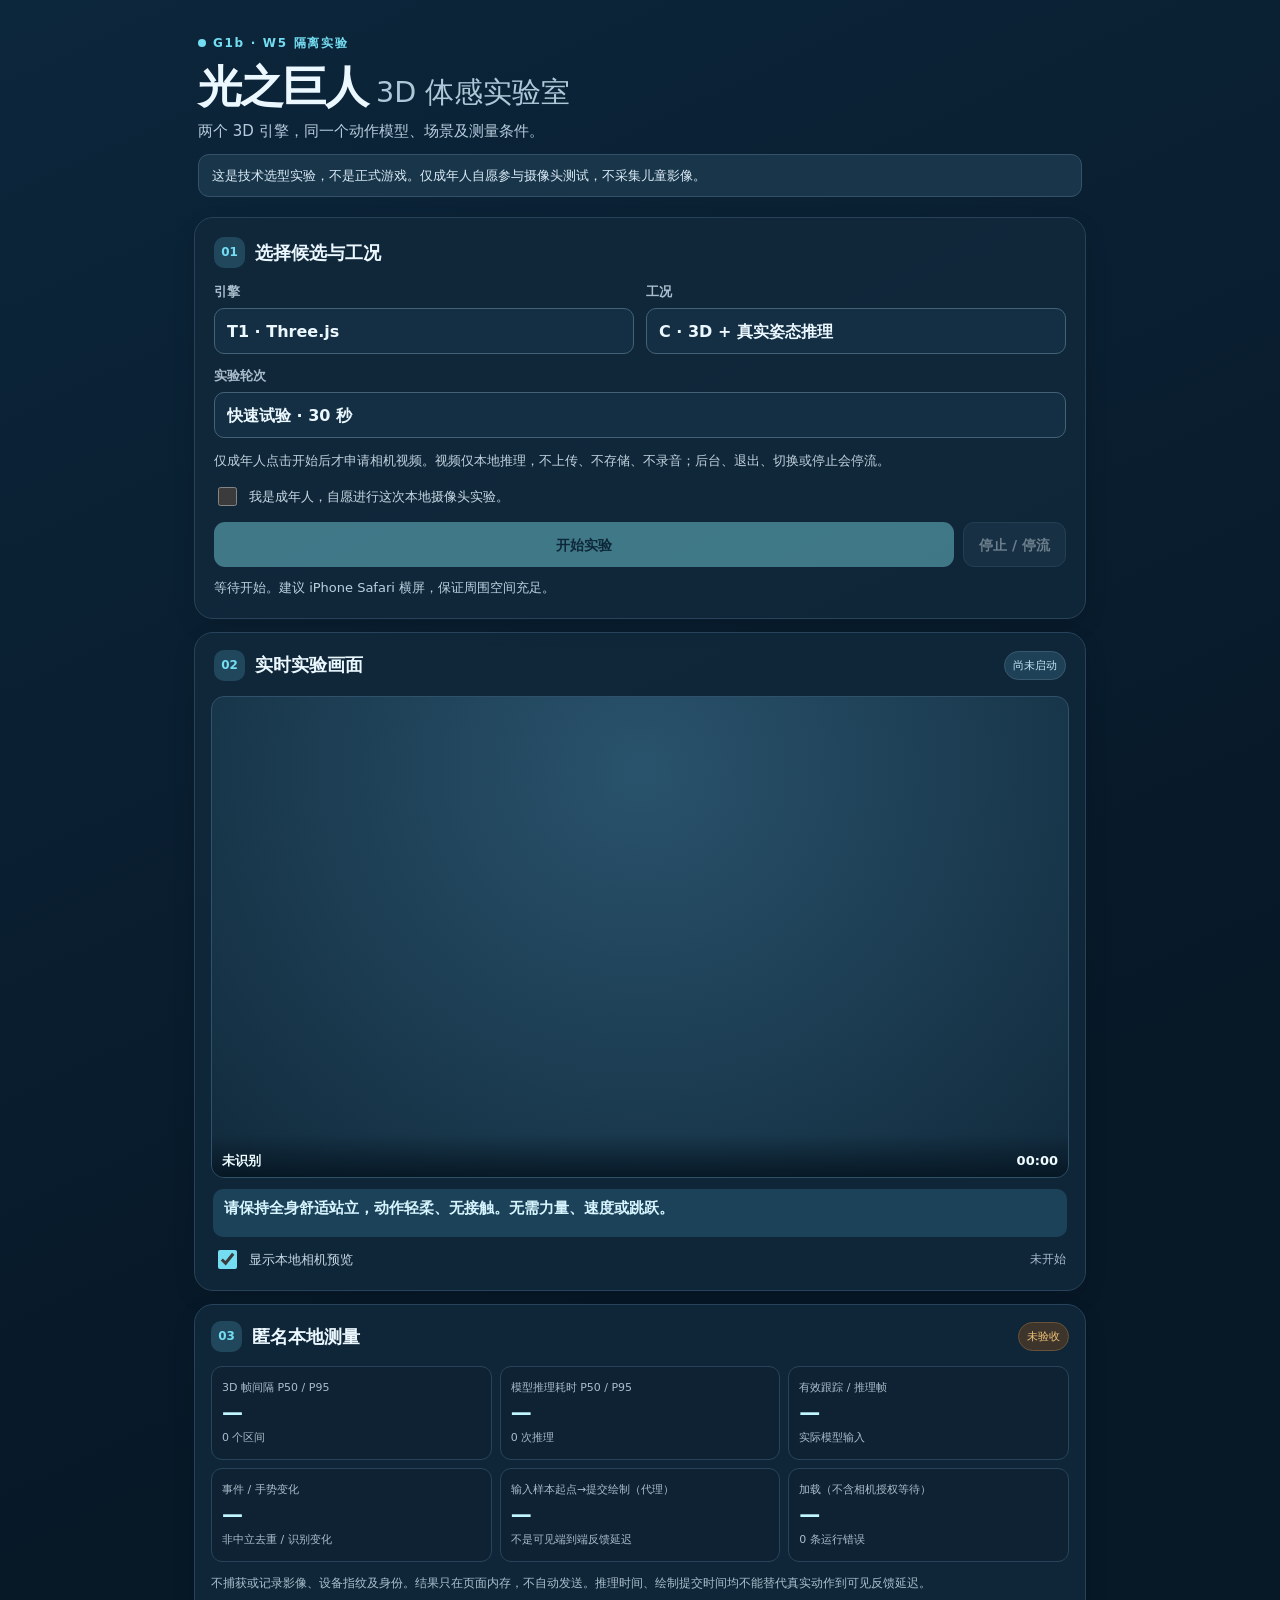
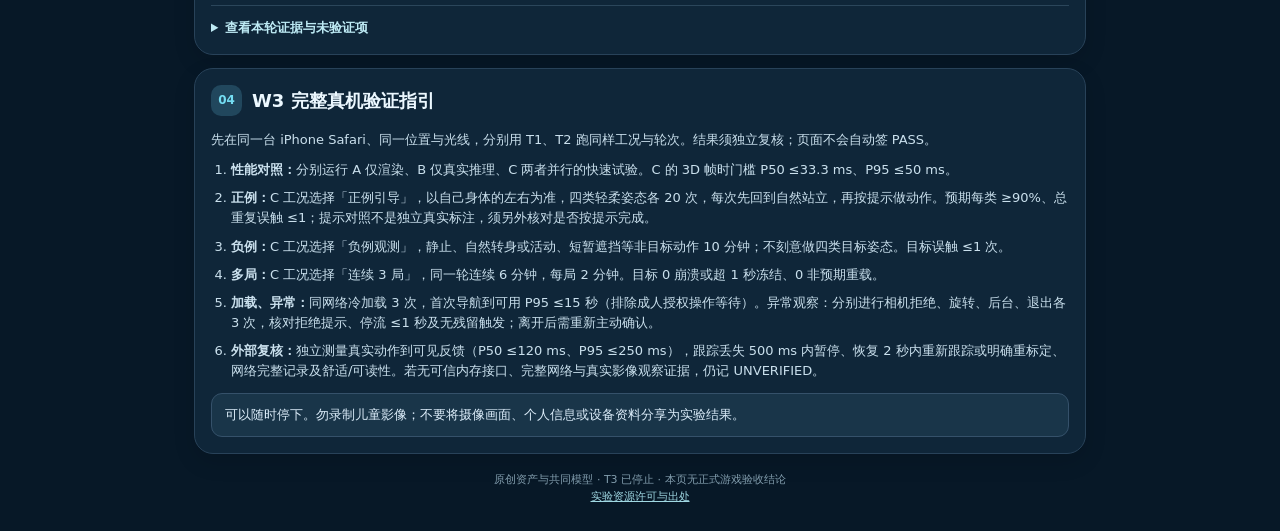
<file: g1b/index.html>
<!doctype html>
<html lang="zh-CN">
<head>
  <meta charset="utf-8">
  <meta name="viewport" content="width=device-width, initial-scale=1, viewport-fit=cover">
  <meta http-equiv="Content-Security-Policy" content="default-src 'none'; script-src 'self'; style-src 'self'; connect-src 'self'; img-src 'self' data:; media-src 'self' blob:; font-src 'self'; worker-src 'none'; object-src 'none'; base-uri 'self'; form-action 'none'">
  <meta name="color-scheme" content="dark">
  <title>ULTRAL-MAN · iPhone 3D 体感实验</title>
  <link rel="stylesheet" href="./style.css">
  <script defer src="./tf.min.js"></script>
  <script defer src="./pose-detection.min.js"></script>
  <script type="module" src="./app.mjs"></script>
</head>
<body>
  <main>
    <header class="masthead">
      <div class="eyebrow"><span class="status-dot"></span> G1b · W5 隔离实验</div>
      <h1>光之巨人<span> 3D 体感实验室</span></h1>
      <p>两个 3D 引擎，同一个动作模型、场景及测量条件。</p>
      <div class="notice">这是技术选型实验，不是正式游戏。仅成年人自愿参与摄像头测试，不采集儿童影像。</div>
    </header>
    <section class="panel controls" aria-labelledby="setup-title">
      <div class="panel-heading"><span class="step">01</span><h2 id="setup-title">选择候选与工况</h2></div>
      <div class="control-grid">
        <label>引擎<select id="candidate"><option value="T1">T1 · Three.js</option><option value="T2">T2 · Babylon.js</option></select></label>
        <label>工况<select id="mode"><option value="render">A · 仅 3D 渲染（不使用相机）</option><option value="infer">B · 仅真实姿态推理</option><option value="combined" selected>C · 3D + 真实姿态推理</option></select></label>
        <label class="wide">实验轮次<select id="protocol"><option value="quick">快速试验 · 30 秒</option><option value="positive">正例引导 · 4 类各 20 次</option><option value="negative">负例观测 · 10 分钟</option><option value="endurance">连续 3 局 × 2 分钟</option><option value="anomaly">异常观察 · 手动停止</option></select></label>
      </div>
      <div class="privacy" id="privacy">相机视频只在本设备实时推理，不上传、不保存、不录音；离开、切换、旋转或停止会停流。所选相机工况仅在成人点击同意后申请权限。</div>
      <label class="consent"><input type="checkbox" id="consent"><span>我是成年人，自愿进行这次本地摄像头实验。</span></label>
      <div class="buttons">
        <button id="start" class="primary" type="button">开始实验</button>
        <button id="stop" class="secondary" type="button" disabled>停止 / 停流</button>
      </div>
      <p id="status" class="status" role="status" aria-live="polite">等待开始。建议 iPhone Safari 横屏，保证周围空间充足。</p>
    </section>
    <section class="panel stage-panel" aria-labelledby="stage-title">
      <div class="panel-heading"><span class="step">02</span><h2 id="stage-title">实时实验画面</h2><span id="source" class="chip">尚未启动</span></div>
      <div class="stage-wrap" id="stage-wrap">
        <canvas id="stage" width="960" height="540" aria-label="原创 3D 巨人及城市对照场景"></canvas>
        <div id="no-render" class="no-render" hidden>仅姿态推理：不呈现 3D 画面</div>
        <div class="viewfinder" id="viewfinder" hidden>
          <video id="camera" playsinline muted autoplay aria-label="仅本地成人相机预览"></video>
          <span>本地镜像</span>
        </div>
        <div class="stage-caption"><span id="gesture">未识别</span><span id="clock">00:00</span></div>
      </div>
      <div class="prompt" id="prompt" aria-live="polite">请保持全身舒适站立，动作轻柔、无接触。无需力量、速度或跳跃。</div>
      <div class="stage-actions">
        <label class="toggle"><input id="preview" type="checkbox" checked> 显示本地相机预览</label>
        <span id="phase" class="muted">未开始</span>
      </div>
    </section>
    <section class="panel" aria-labelledby="metric-title">
      <div class="panel-heading"><span class="step">03</span><h2 id="metric-title">匿名本地测量</h2><span class="chip pending">未验收</span></div>
      <div class="metric-grid">
        <div class="metric"><span>3D 帧间隔 P50 / P95</span><strong id="frame-metric">—</strong><small id="frame-count">0 个区间</small></div>
        <div class="metric"><span>模型推理耗时 P50 / P95</span><strong id="infer-metric">—</strong><small id="infer-count">0 次推理</small></div>
        <div class="metric"><span>有效跟踪 / 推理帧</span><strong id="track-metric">—</strong><small>实际模型输入</small></div>
        <div class="metric"><span>事件 / 手势变化</span><strong id="event-metric">—</strong><small>非中立去重 / 识别变化</small></div>
        <div class="metric"><span>输入样本起点→提交绘制（代理）</span><strong id="latency-metric">—</strong><small>不是可见端到端反馈延迟</small></div>
        <div class="metric"><span>加载（不含相机授权等待）</span><strong id="load-metric">—</strong><small id="error-metric">0 条运行错误</small></div>
      </div>
      <p class="fineprint">不捕获或记录影像、设备指纹及身份。结果只在页面内存，不自动发送。推理时间、绘制提交时间均不能替代真实动作到可见反馈延迟。</p>
      <details>
        <summary>查看本轮证据与未验证项</summary>
        <pre id="report" tabindex="0">尚未产生测量数据。</pre>
        <div class="buttons">
          <button id="copy" class="secondary" type="button" disabled>复制匿名摘要</button>
          <button id="copy-raw" class="secondary" type="button" disabled>复制含原始计时的匿名结果</button>
        </div>
        <p id="copy-status" class="muted" aria-live="polite"></p>
      </details>
    </section>
    <section class="panel protocol" aria-labelledby="protocol-title">
      <div class="panel-heading"><span class="step">04</span><h2 id="protocol-title">W3 完整真机验证指引</h2></div>
      <p>先在同一台 iPhone Safari、同一位置与光线，分别用 T1、T2 跑同样工况与轮次。结果须独立复核；页面不会自动签 PASS。</p>
      <ol>
        <li><strong>性能对照：</strong>分别运行 A 仅渲染、B 仅真实推理、C 两者并行的快速试验。C 的 3D 帧时门槛 P50 ≤33.3 ms、P95 ≤50 ms。</li>
        <li><strong>正例：</strong>C 工况选择「正例引导」，以自己身体的左右为准，四类轻柔姿态各 20 次，每次先回到自然站立，再按提示做动作。预期每类 ≥90%、总重复误触 ≤1；提示对照不是独立真实标注，须另外核对是否按提示完成。</li>
        <li><strong>负例：</strong>C 工况选择「负例观测」，静止、自然转身或活动、短暂遮挡等非目标动作 10 分钟；不刻意做四类目标姿态。目标误触 ≤1 次。</li>
        <li><strong>多局：</strong>C 工况选择「连续 3 局」，同一轮连续 6 分钟，每局 2 分钟。目标 0 崩溃或超 1 秒冻结、0 非预期重载。</li>
        <li><strong>加载、异常：</strong>同网络冷加载 3 次，首次导航到可用 P95 ≤15 秒（排除成人授权操作等待）。异常观察：分别进行相机拒绝、旋转、后台、退出各 3 次，核对拒绝提示、停流 ≤1 秒及无残留触发；离开后需重新主动确认。</li>
        <li><strong>外部复核：</strong>独立测量真实动作到可见反馈（P50 ≤120 ms、P95 ≤250 ms），跟踪丢失 500 ms 内暂停、恢复 2 秒内重新跟踪或明确重标定、网络完整记录及舒适/可读性。若无可信内存接口、完整网络与真实影像观察证据，仍记 UNVERIFIED。</li>
      </ol>
      <div class="notice">可以随时停下。勿录制儿童影像；不要将摄像画面、个人信息或设备资料分享为实验结果。</div>
    </section>
    <footer>原创资产与共同模型 · T3 已停止 · 本页无正式游戏验收结论<br><a href="./NOTICE.txt">实验资源许可与出处</a></footer>
  </main>
</body>
</html>
</file>
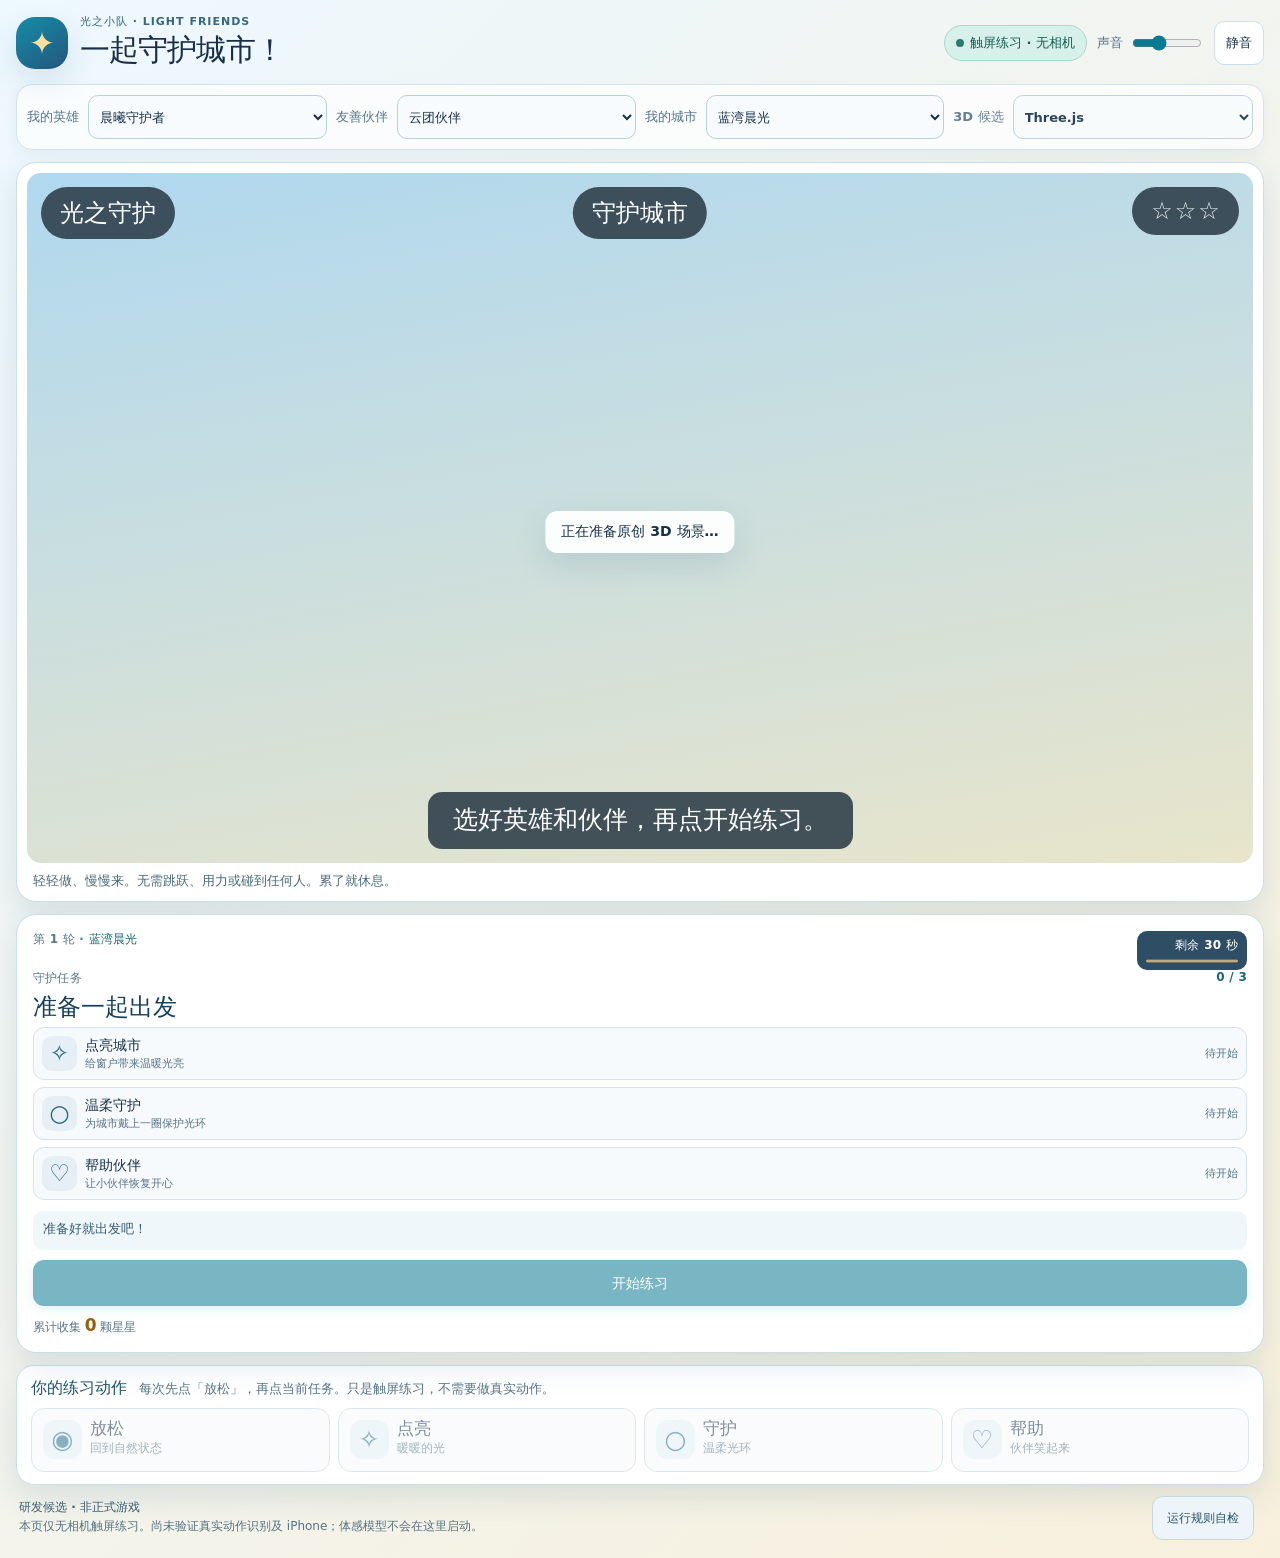
<file: ci-test/w23-practice/index.html>
<!doctype html>
<html lang="zh-CN">
<head>
  <meta charset="utf-8">
  <meta name="viewport" content="width=device-width, initial-scale=1, viewport-fit=cover">
  <meta http-equiv="Content-Security-Policy" content="default-src 'none'; script-src 'self'; style-src 'self'; connect-src 'self'; img-src 'self' data:; media-src 'self' blob:; font-src 'self'; worker-src 'none'; object-src 'none'; base-uri 'self'; form-action 'none'">
  <meta name="referrer" content="no-referrer">
  <title>光之小队 · 城市守护练习</title>
  <link rel="stylesheet" href="./style.css">
  <script type="module" src="./experience.mjs"></script>
</head>
<body>
  <main class="shell">
    <header class="topbar">
      <div class="brand">
        <span class="badge-icon" aria-hidden="true">✦</span>
        <div><p class="eyebrow">光之小队 · LIGHT FRIENDS</p><h1>一起守护城市！</h1></div>
      </div>
      <div class="top-tools">
        <span class="mode-pill">触屏练习 · 无相机</span>
        <label class="volume-label" for="volume">声音 <input id="volume" type="range" min="0" max="1" step="0.05" value="0.35"></label>
        <button id="mute" class="icon-button" type="button" aria-pressed="false">静音</button>
        <span id="audio-state" class="audio-state" role="status" hidden>声音暂不可用</span>
      </div>
    </header>

    <section class="choice-bar" aria-label="选择伙伴和城市">
      <label class="choice"><span>我的英雄</span><select id="hero"><option value="dawn">晨曦守护者</option><option value="star">星光守护者</option></select></label>
      <label class="choice"><span>友善伙伴</span><select id="friend"><option value="cloud">云团伙伴</option><option value="blob">布丁伙伴</option></select></label>
      <label class="choice"><span>我的城市</span><select id="city"><option value="dawn">蓝湾晨光</option><option value="sunset">暖霞城市</option></select></label>
      <label class="choice technical"><span>3D 候选</span><select id="engine"><option value="T1">Three.js</option><option value="T2">Babylon.js</option></select></label>
    </section>

    <div class="game-layout">
      <section class="world" aria-label="原创三维世界">
        <p class="rotate-hint" role="note">横放设备，守护城市会看得更完整。也可以继续竖屏触屏练习。</p>
        <p class="compact-mode">触屏练习 · 无相机</p>
        <div class="scene-view">
        <div id="stage" class="stage">
          <canvas id="scene" width="960" height="540" aria-label="原创英雄、友善伙伴和城市 3D 预览"></canvas>
          <div class="stage-hud">
            <span class="hud-pill">光之守护</span>
            <span class="hud-pill world-name">守护城市</span>
            <div class="stage-tools">
              <div class="stars" aria-label="本轮星星 0 颗" id="stars"><span>☆</span><span>☆</span><span>☆</span></div>
              <button id="pause" type="button" class="button secondary stage-pause" hidden aria-label="休息一下">Ⅱ</button>
              <button id="resume" type="button" class="button primary stage-pause" hidden aria-label="继续练习">▶</button>
            </div>
          </div>
          <p id="visual-status" class="visual-status" role="status">正在准备原创 3D 场景…</p>
        </div>
        <div class="stage-footer">
          <p class="mission-hint stage-guide" id="goal-hint">先选你喜欢的英雄和伙伴，再点开始练习。</p>
        </div>
        </div>
        <p class="safety-note">轻轻做、慢慢来。无需跳跃、用力或碰到任何人。累了就休息。</p>
      </section>

      <section class="mission-card" aria-label="守护任务">
        <div class="mission-kicker"><span>第 <b id="round">1</b> 轮 · <span id="world-name">蓝湾晨光</span></span><div class="remaining" aria-label="剩余练习时间"><span>剩余 <b id="time">30</b> 秒</span><progress id="timebar" max="30000" value="30000"></progress></div></div>
        <div class="mission-kicker"><span>守护任务</span><span><b id="progress-count">0</b> / 3</span></div>
        <h2 id="goal-title">准备一起出发</h2>
        <ol class="mission-list" id="mission-list">
          <li data-goal="light"><span class="goal-icon" aria-hidden="true">✧</span><span><b>点亮城市</b><small>给窗户带来温暖光亮</small></span><span class="goal-state">待开始</span></li>
          <li data-goal="shield"><span class="goal-icon" aria-hidden="true">○</span><span><b>温柔守护</b><small>为城市戴上一圈保护光环</small></span><span class="goal-state">待开始</span></li>
          <li data-goal="restore"><span class="goal-icon" aria-hidden="true">♡</span><span><b>帮助伙伴</b><small>让小伙伴恢复开心</small></span><span class="goal-state">待开始</span></li>
        </ol>
        <div class="feedback" id="feedback" role="status" aria-live="polite">准备好就出发吧！</div>
        <div class="row-actions">
          <button id="start" type="button" class="button primary">开始练习</button>
          <button id="retry" type="button" class="button primary" hidden>再试一次</button>
          <button id="next" type="button" class="button primary" hidden>下一轮</button>
          <button id="restart" type="button" class="button secondary" hidden>重新开始</button>
          <button id="stop" type="button" class="button secondary" hidden>结束练习</button>
        </div>
        <p class="total">累计收集 <strong id="total-stars">0</strong> 颗星星</p>
      </section>
    </div>

    <section class="practice-panel" aria-label="触屏练习按键">
      <div class="practice-heading"><h2>你的练习动作</h2><p>每次先点「放松」，再点当前任务。只是触屏练习，不需要做真实动作。</p></div>
      <div class="practice-buttons" id="poses">
        <button type="button" class="pose-button neutral" data-action="neutral" disabled><span class="pose-icon" aria-hidden="true">◉</span><span>放松</span><small>回到自然状态</small></button>
        <button type="button" class="pose-button" data-action="light" disabled><span class="pose-icon" aria-hidden="true">✧</span><span>点亮</span><small>暖暖的光</small></button>
        <button type="button" class="pose-button" data-action="shield" disabled><span class="pose-icon" aria-hidden="true">○</span><span>守护</span><small>温柔光环</small></button>
        <button type="button" class="pose-button" data-action="restore" disabled><span class="pose-icon" aria-hidden="true">♡</span><span>帮助</span><small>伙伴笑起来</small></button>
      </div>
    </section>

    <footer class="lab-note">
      <div><b>研发候选 · 非正式游戏</b><p>本页仅无相机触屏练习。尚未验证真实动作识别及 iPhone；体感模型不会在这里启动。</p></div>
      <div class="check-box"><button type="button" id="selfcheck" class="button secondary">运行规则自检</button><output id="check-result" aria-live="polite"></output></div>
    </footer>
  </main>
</body>
</html>
</file>
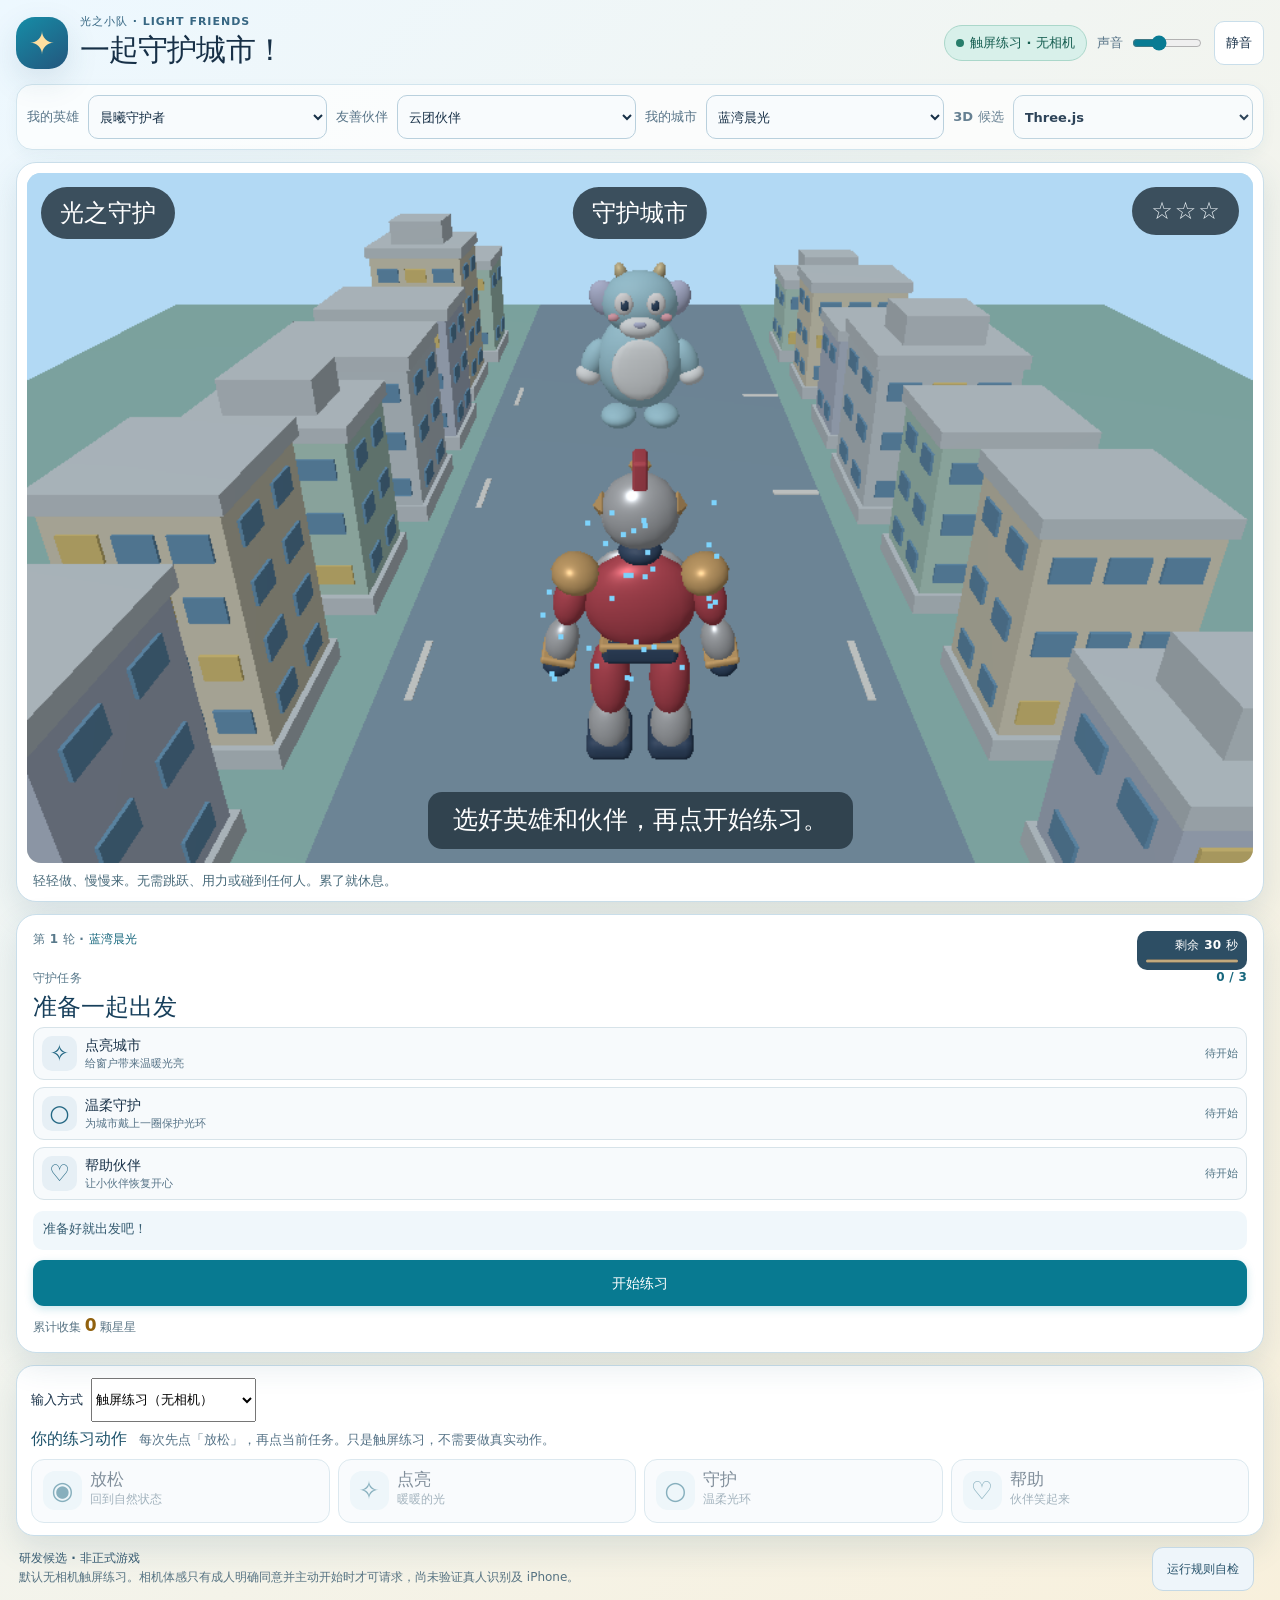
<file: ci-test/w26-synthetic-w37/index.html>
<!doctype html>
<html lang="zh-CN">
<head>
  <meta charset="utf-8">
  <meta name="viewport" content="width=device-width, initial-scale=1, viewport-fit=cover">
  <meta http-equiv="Content-Security-Policy" content="default-src 'none'; script-src 'self'; style-src 'self'; connect-src 'self'; img-src 'self' data:; media-src 'self' blob:; font-src 'self'; worker-src 'none'; object-src 'none'; base-uri 'self'; form-action 'none'">
  <meta name="referrer" content="no-referrer">
  <title>光之小队 · 城市守护练习</title>
  <link rel="stylesheet" href="./style.css">
  <script type="module" src="./experience.mjs"></script>
</head>
<body>
  <main class="shell">
    <header class="topbar">
      <div class="brand">
        <span class="badge-icon" aria-hidden="true">✦</span>
        <div><p class="eyebrow">光之小队 · LIGHT FRIENDS</p><h1>一起守护城市！</h1></div>
      </div>
      <div class="top-tools">
        <span id="mode-pill" class="mode-pill">触屏练习 · 无相机</span>
        <label class="volume-label" for="volume">声音 <input id="volume" type="range" min="0" max="1" step="0.05" value="0.35"></label>
        <button id="mute" class="icon-button" type="button" aria-pressed="false">静音</button>
        <span id="audio-state" class="audio-state" role="status" hidden>声音暂不可用</span>
      </div>
    </header>

    <section class="choice-bar" aria-label="选择伙伴和城市">
      <label class="choice"><span>我的英雄</span><select id="hero"><option value="dawn">晨曦守护者</option><option value="star">星光守护者</option></select></label>
      <label class="choice"><span>友善伙伴</span><select id="friend"><option value="cloud">云团伙伴</option><option value="blob">布丁伙伴</option></select></label>
      <label class="choice"><span>我的城市</span><select id="city"><option value="dawn">蓝湾晨光</option><option value="sunset">暖霞城市</option></select></label>
      <label class="choice technical"><span>3D 候选</span><select id="engine"><option value="T1">Three.js</option><option value="T2">Babylon.js</option></select></label>
    </section>

    <div class="game-layout">
      <section class="world" aria-label="原创三维世界">
        <p id="rotate-input-hint" class="rotate-hint" role="note">横放设备，守护城市会看得更完整。也可以继续竖屏触屏练习。</p>
        <p id="compact-input-mode" class="compact-mode">触屏练习 · 无相机</p>
        <div class="scene-view">
        <div id="stage" class="stage">
          <canvas id="scene" width="960" height="540" aria-label="原创英雄、友善伙伴和城市 3D 预览"></canvas>
          <div class="stage-hud">
            <span class="hud-pill">光之守护</span>
            <span class="hud-pill world-name">守护城市</span>
            <div class="stage-tools">
              <div class="stars" aria-label="本轮星星 0 颗" id="stars"><span>☆</span><span>☆</span><span>☆</span></div>
              <button id="pause" type="button" class="button secondary stage-pause" hidden aria-label="休息一下">Ⅱ</button>
              <button id="resume" type="button" class="button primary stage-pause" hidden aria-label="继续练习">▶</button>
            </div>
          </div>
          <p id="visual-status" class="visual-status" role="status">正在准备原创 3D 场景…</p>
        </div>
        <div class="stage-footer">
          <p class="mission-hint stage-guide" id="goal-hint">先选你喜欢的英雄和伙伴，再点开始练习。</p>
        </div>
        </div>
        <p class="safety-note">轻轻做、慢慢来。无需跳跃、用力或碰到任何人。累了就休息。</p>
      </section>

      <section class="mission-card" aria-label="守护任务">
        <div class="mission-kicker"><span>第 <b id="round">1</b> 轮 · <span id="world-name">蓝湾晨光</span></span><div class="remaining" aria-label="剩余练习时间"><span>剩余 <b id="time">30</b> 秒</span><progress id="timebar" max="30000" value="30000"></progress></div></div>
        <div class="mission-kicker"><span>守护任务</span><span><b id="progress-count">0</b> / 3</span></div>
        <h2 id="goal-title">准备一起出发</h2>
        <ol class="mission-list" id="mission-list">
          <li data-goal="light"><span class="goal-icon" aria-hidden="true">✧</span><span><b>点亮城市</b><small>给窗户带来温暖光亮</small></span><span class="goal-state">待开始</span></li>
          <li data-goal="shield"><span class="goal-icon" aria-hidden="true">○</span><span><b>温柔守护</b><small>为城市戴上一圈保护光环</small></span><span class="goal-state">待开始</span></li>
          <li data-goal="restore"><span class="goal-icon" aria-hidden="true">♡</span><span><b>帮助伙伴</b><small>让小伙伴恢复开心</small></span><span class="goal-state">待开始</span></li>
        </ol>
        <div class="feedback" id="feedback" role="status" aria-live="polite">准备好就出发吧！</div>
        <div class="row-actions">
          <button id="start" type="button" class="button primary">开始练习</button>
          <button id="retry" type="button" class="button primary" hidden>再试一次</button>
          <button id="next" type="button" class="button primary" hidden>下一轮</button>
          <button id="restart" type="button" class="button secondary" hidden>重新开始</button>
          <button id="stop" type="button" class="button secondary" hidden>结束练习</button>
          <button id="input-close" type="button" class="button secondary" hidden>关闭相机</button>
        </div>
        <p class="total">累计收集 <strong id="total-stars">0</strong> 颗星星</p>
      </section>
    </div>

    <section class="practice-panel" aria-label="选择输入方式和练习">
      <label class="input-choice" for="input-mode">输入方式 <select id="input-mode"><option value="practice">触屏练习（无相机）</option><option value="model">相机体感（待真机验证）</option></select></label>
      <div id="consent-controls" hidden>
        <p>相机体感仍待验证。仅在本机处理前置相机画面，不使用麦克风、不录制或上传。请成年人在场，并确认周围安全。</p>
        <label><input id="adult-consent" type="checkbox" autocomplete="off"> 我是成年人，明确同意本次开启相机；暂停、关闭或结束后需重新同意。</label>
      </div>
      <p id="input-status" role="status" aria-live="polite" hidden>相机未开启</p>
      <p id="camera-actions" hidden>轻柔动作：自然放松、轻轻举手、双臂交叉或舒适的光线姿态。不要碰人，累了就休息。识别失败时可选择触屏练习。</p>
      <video id="input-video" class="input-video" muted playsinline aria-hidden="true"></video>
      <div id="practice-heading" class="practice-heading"><h2>你的练习动作</h2><p>每次先点「放松」，再点当前任务。只是触屏练习，不需要做真实动作。</p></div>
      <div class="practice-buttons" id="poses">
        <button type="button" class="pose-button neutral" data-action="neutral" disabled><span class="pose-icon" aria-hidden="true">◉</span><span>放松</span><small>回到自然状态</small></button>
        <button type="button" class="pose-button" data-action="light" disabled><span class="pose-icon" aria-hidden="true">✧</span><span>点亮</span><small>暖暖的光</small></button>
        <button type="button" class="pose-button" data-action="shield" disabled><span class="pose-icon" aria-hidden="true">○</span><span>守护</span><small>温柔光环</small></button>
        <button type="button" class="pose-button" data-action="restore" disabled><span class="pose-icon" aria-hidden="true">♡</span><span>帮助</span><small>伙伴笑起来</small></button>
      </div>
    </section>

    <footer class="lab-note">
      <div><b>研发候选 · 非正式游戏</b><p>默认无相机触屏练习。相机体感只有成人明确同意并主动开始时才可请求，尚未验证真人识别及 iPhone。</p></div>
      <div class="check-box"><button type="button" id="selfcheck" class="button secondary">运行规则自检</button><output id="check-result" aria-live="polite"></output></div>
    </footer>
  </main>
</body>
</html>
</file>
<file: g1b/style.css>
:root {color-scheme: dark; --bg:#071827; --panel:#10283a; --line:#284259; --white:#ecf8ff; --muted:#a9bdcc; --cyan:#74ddf2; --orange:#f2c277; font-family:system-ui,-apple-system,BlinkMacSystemFont,"PingFang SC",sans-serif}
*{box-sizing:border-box} body{margin:0; color:var(--white); background:linear-gradient(155deg,#0c263b,#071827 58%); font-size:15px;line-height:1.55; min-height:100vh}
main{max-width:920px;margin:0 auto;padding:20px max(14px,env(safe-area-inset-left)) max(26px,env(safe-area-inset-bottom)) max(14px,env(safe-area-inset-right))}
.masthead{padding:14px 4px 20px}.eyebrow{font-size:12px;font-weight:700;letter-spacing:.14em;color:var(--cyan);display:flex;align-items:center;gap:7px}
.status-dot{height:8px;width:8px;border-radius:50%;background:var(--cyan)}h1{margin:9px 0 9px;font-size:clamp(30px,7vw,44px);letter-spacing:-.04em;line-height:1.13} h1 span{display:block;color:#afc8d8;font-weight:500;font-size:.65em;letter-spacing:0} h2{font-size:18px;margin:0;line-height:1.3}
p{margin:0 0 10px}.masthead p{color:#b7cddd;max-width:600px}.notice{padding:11px 13px;border-radius:11px;background:#193549;border:1px solid #35516a;color:#dbecf9;font-size:13px;line-height:1.5}
.panel{background:rgba(16,40,58,.95);border:1px solid var(--line);border-radius:19px;padding:16px;margin-bottom:13px;box-shadow:0 8px 22px rgba(0,0,0,.12)}
.panel-heading{display:flex;align-items:center;gap:10px;flex-wrap:wrap;margin-bottom:14px}.step{display:grid;place-items:center;width:31px;height:31px;background:#21475d;color:var(--cyan);border-radius:10px;font-size:12px;font-weight:800}
.chip{background:#1f4157;color:#c2e5f3;border:1px solid #38596d;margin-left:auto;border-radius:100px;font-size:11px;padding:5px 8px;white-space:nowrap}.chip.pending{color:var(--orange);background:#3d352b;border-color:#695238}
.control-grid{display:grid;grid-template-columns:1fr 1fr;gap:12px}.control-grid label{color:var(--muted);font-size:13px;font-weight:600;display:flex;flex-direction:column;gap:6px}
.control-grid .wide{grid-column:1/-1}select{appearance:none;width:100%;min-height:46px;padding:11px 12px;border-radius:10px;border:1px solid #446276;background:#142f43;color:var(--white);font:inherit;font-size:16px;line-height:1.2;cursor:pointer}
select:focus,button:focus-visible,input:focus-visible,summary:focus-visible{outline:2px solid var(--cyan);outline-offset:3px}
input[type=checkbox]{width:19px;height:19px;accent-color:var(--cyan);flex-shrink:0}
.privacy{font-size:13px;margin:13px 0;color:#c1d3df}.consent,.toggle{display:flex;align-items:center;gap:9px;font-size:13px;color:#c8dae5}
.buttons{display:flex;gap:9px;align-items:stretch;flex-wrap:wrap;margin-top:13px}
button{border:1px solid transparent;border-radius:11px;padding:11px 15px;min-height:45px;font:inherit;font-weight:700;font-size:14px;line-height:1.3;cursor:pointer;text-align:center;color:var(--white)}
button.primary{background:#83e7f3;color:#092838;min-width:142px;flex:1}button.secondary{background:#233e52;border-color:#426075}button:disabled{opacity:.42;cursor:not-allowed}
.status{margin:11px 0 0;color:#b9d2df;font-size:13px;overflow-wrap:anywhere}
.stage-panel{padding:12px}.stage-panel .panel-heading{padding:1px 3px}
.stage-wrap{position:relative;overflow:hidden;background:radial-gradient(ellipse at 50% 15%,#29536c,#112a3c);border:1px solid #30516a;border-radius:13px;aspect-ratio:16/9; isolation:isolate}
canvas{width:100%;height:100%;display:block;object-fit:contain}.no-render{position:absolute;inset:0;display:grid;place-items:center;color:#b9d0e1;text-align:center;padding:25px;font-size:13px;background:#142d3f}
[hidden]{display:none!important}
.viewfinder{position:absolute;right:9px;top:9px;width:min(33%,160px);border:1px solid #a6e0eb;border-radius:9px;overflow:hidden;background:#102d40;box-shadow:0 3px 10px #06162499;aspect-ratio:16/10}
.viewfinder video{width:100%;height:100%;object-fit:cover;transform:scaleX(-1);display:block}.viewfinder span{position:absolute;bottom:0;left:0;background:#091c29bb;padding:3px 5px;color:#dceff7;font-size:10px}
.viewfinder.preview-off{opacity:0;width:1px;height:1px;pointer-events:none}
.stage-caption{position:absolute;left:0;right:0;bottom:0;display:flex;justify-content:space-between;gap:10px;background:linear-gradient(transparent,#051420dd);padding:17px 10px 6px;color:#eefbff;font-weight:700;font-size:13px}
.prompt{margin:11px 2px 8px;padding:9px 11px;border-radius:10px;background:#1c4259;min-height:48px;font-weight:650;color:#d7f5ff;line-height:1.4}.stage-actions{display:flex;justify-content:space-between;gap:10px;align-items:center;flex-wrap:wrap;padding:2px 3px}
.muted{font-size:12px;color:var(--muted)}.metric-grid{display:grid;grid-template-columns:repeat(2,minmax(0,1fr));gap:8px}.metric{background:#0e2233;border:1px solid #27445c;border-radius:11px;padding:10px;min-height:94px;display:flex;flex-direction:column;justify-content:center;gap:4px}
.metric>span,.metric small{color:var(--muted);font-size:11px;line-height:1.35}.metric strong{font-size:clamp(16px,4vw,21px);color:#c2f6ff;letter-spacing:-.035em;line-height:1.3;overflow-wrap:anywhere}
.fineprint{margin:12px 0;color:#a9bfcc;font-size:12px}.protocol p,.protocol li{font-size:13px;color:#cae0ed}.protocol ol{padding-left:20px;margin:10px 0 12px}.protocol li{margin-bottom:8px}
details{border-top:1px solid #2b465b;padding-top:12px}summary{font-size:13px;font-weight:700;color:#bdeaf4;cursor:pointer}pre{max-height:310px;overflow:auto;white-space:pre-wrap;overflow-wrap:anywhere;font:11px/1.5 monospace;background:#061827;border-radius:9px;padding:11px;color:#cde7f1;user-select:text}
footer{text-align:center;color:#829dad;font-size:11px;margin-top:17px}footer a{color:#a0d8e3}
@media(min-width:650px){.masthead h1 span{display:inline}.metric-grid{grid-template-columns:repeat(3,minmax(0,1fr))}.controls{padding:19px}.stage-panel{padding:16px}}
@media(max-width:400px){.control-grid{grid-template-columns:1fr}.control-grid .wide{grid-column:auto}.panel{padding:13px}.stage-panel{padding:10px}.chip{margin-left:0}}
@media(prefers-reduced-motion:reduce){*{scroll-behavior:auto}}
</file>
<file: ci-test/w23-practice/style.css>
:root{color-scheme:light;--ink:#173047;--muted:#567387;--sky:#e8f4ff;--card:#fff;--line:#c9deea;--accent:#087b93;--accent-dark:#09627a;--gold:#dd9d27;--navy:#224968;--shadow:0 12px 32px #245a7922;font-family:system-ui,-apple-system,BlinkMacSystemFont,"PingFang SC","Microsoft YaHei",sans-serif;font-synthesis:none}
*{box-sizing:border-box} body{margin:0;background:linear-gradient(135deg,#edf8ff 0%,#f8f0dc 100%);color:var(--ink);min-height:100vh} button,input,select{font:inherit}button{cursor:pointer}button:disabled{cursor:default;opacity:.54}button:focus-visible,select:focus-visible,input:focus-visible{outline:3px solid #08677e;outline-offset:3px}button[hidden],.visual-status[hidden]{display:none!important} .shell{max-width:1320px;margin:auto;padding:max(14px,env(safe-area-inset-top)) max(16px,env(safe-area-inset-right)) max(18px,env(safe-area-inset-bottom)) max(16px,env(safe-area-inset-left))}
.topbar{display:flex;justify-content:space-between;align-items:center;gap:16px;margin-bottom:13px}.brand{display:flex;align-items:center;gap:12px}.badge-icon{display:grid;place-items:center;min-width:52px;height:52px;border-radius:19px;background:linear-gradient(145deg,#168da7,#23567d);color:#ffdfa0;font-size:31px;box-shadow:var(--shadow)}.eyebrow{margin:0;font-size:11px;letter-spacing:.09em;font-weight:800;color:#376783}h1{font-size:clamp(21px,3vw,30px);margin:1px 0 0;font-weight:850;letter-spacing:-.03em}.top-tools{display:flex;align-items:center;gap:10px;flex-wrap:wrap;justify-content:flex-end}.mode-pill{display:inline-flex;align-items:center;gap:6px;padding:8px 11px;background:#d8f0ea;border:1px solid #aad7ca;color:#155d50;border-radius:999px;font-size:13px;font-weight:800}.mode-pill::before{content:"";width:8px;height:8px;border-radius:50%;background:#287d6b}.volume-label{font-size:13px;color:var(--muted);font-weight:700;display:flex;align-items:center;gap:7px}.volume-label input{width:70px;accent-color:var(--accent);min-height:44px}.icon-button{min-height:44px;padding:0 11px;background:#fff;border:1px solid var(--line);border-radius:10px;color:var(--ink);font-size:13px;font-weight:750}
.choice-bar{display:grid;grid-template-columns:repeat(4,minmax(0,1fr));gap:9px;background:#ffffffbd;border:1px solid #d2e5ee;border-radius:16px;padding:10px;box-shadow:0 5px 14px #245a790d;margin-bottom:12px}.choice{display:flex;align-items:center;gap:9px;min-width:0;color:var(--muted);font-size:13px;font-weight:700}.choice span{white-space:nowrap}.choice select{min-width:0;width:100%;min-height:44px;padding:8px 7px;background:#f8fbfd;color:var(--ink);border:1px solid #b9d0dd;border-radius:10px;font-weight:750}.choice.technical{opacity:.9}
.game-layout{display:grid;grid-template-columns:minmax(0,1fr) minmax(260px,325px);gap:12px;align-items:stretch}.world,.mission-card{background:var(--card);border:1px solid var(--line);border-radius:20px;box-shadow:var(--shadow);min-width:0}.world{padding:10px;display:flex;flex-direction:column}.stage{aspect-ratio:16/9;position:relative;overflow:hidden;border-radius:14px;background:linear-gradient(170deg,#b0d8ef,#e8e5cb);isolation:isolate}.stage canvas{display:block;width:100%;height:100%;object-fit:contain}.stage-hud,.stage-footer{position:absolute;left:10px;right:10px;display:flex;justify-content:space-between;align-items:center;gap:8px;pointer-events:none}.stage-hud{top:10px}.hud-pill{padding:6px 10px;border-radius:12px;background:#173b54e6;color:#fff;font-size:13px;font-weight:750;box-shadow:0 3px 8px #22486630}.world-name{background:#fff9e8e8;color:#29465c}.stage-footer{bottom:10px}.stars{display:flex;gap:4px;background:#173b54e6;border-radius:11px;padding:5px 10px;color:#e4eef3;font-size:clamp(20px,2.7vw,27px);font-weight:800}.stars .earned{color:#ffe194;text-shadow:0 1px 3px #8d6b284d}.remaining{background:#173b54e6;border-radius:10px;padding:6px 9px;color:#fff;font-size:12px;text-align:right;width:110px}.remaining progress{display:block;width:100%;height:6px;margin-top:4px;accent-color:#ffcd74}.visual-status{position:absolute;left:50%;top:50%;transform:translate(-50%,-50%);background:#fffffff0;max-width:calc(100% - 24px);padding:12px 16px;border-radius:12px;font-size:14px;font-weight:800;box-shadow:var(--shadow);text-align:center}.visual-status.is-error{background:#fff5e2;color:#704a1d}.safety-note{margin:8px 6px 1px;font-size:13px;color:#476979;line-height:1.5;font-weight:650}
.mission-card{padding:16px;display:flex;flex-direction:column}.mission-kicker{display:flex;justify-content:space-between;gap:5px;font-size:12px;color:#58798b;font-weight:800;letter-spacing:.02em}.mission-kicker span:last-child{color:#17677d}.mission-card h2{font-size:clamp(19px,2.1vw,24px);margin:6px 0 5px;line-height:1.2;color:#173f5b;font-weight:850}.mission-hint{font-size:14px;line-height:1.45;color:#436778;margin:2px 0 10px;min-height:40px}.mission-list{list-style:none;padding:0;margin:0;display:grid;gap:7px}.mission-list li{display:flex;align-items:center;gap:8px;padding:8px;border:1px solid #d7e3e9;background:#f7fafc;border-radius:11px;min-width:0}.mission-list li.active{background:#e2f7f7;border-color:#35a5ac}.mission-list li.done{background:#fff5dc;border-color:#e9c074}.goal-icon{font-size:23px;display:grid;place-items:center;width:35px;height:35px;flex:0 0 35px;background:#e6eff5;color:#236783;border-radius:10px;font-weight:800}.done .goal-icon{background:#ffdeb0;color:#836029}.mission-list b{font-size:14px;display:block;color:var(--ink);font-weight:800}.mission-list small{font-size:11px;color:var(--muted);display:block;margin-top:2px;line-height:1.25}.goal-state{margin-left:auto;flex:0 0 auto;font-size:11px;color:#4d7182;font-weight:750}.done .goal-state{color:#8a5a10}.feedback{margin-top:11px;min-height:39px;padding:9px 10px;background:#f0f7fb;border-radius:10px;color:#355c71;font-size:13px;font-weight:750;line-height:1.4}.row-actions{display:flex;gap:7px;flex-wrap:wrap;margin-top:10px}.button{border:1px solid transparent;min-height:46px;border-radius:11px;padding:9px 14px;font-size:14px;font-weight:800;line-height:1.2;user-select:none}.button.primary{background:#087a91;color:#fff;box-shadow:0 3px 9px #168da738;flex:1}.button.primary:hover{background:#086478}.button.secondary{background:#eef5fa;border-color:#c5d9e5;color:#28536b}.total{font-size:12px;color:#5b7686;margin:auto 0 0;padding-top:9px}.total strong{color:#91610e;font-size:17px}
.practice-panel{background:#fff;border:1px solid var(--line);padding:12px 14px;border-radius:18px;margin-top:12px;box-shadow:var(--shadow)}.practice-heading{display:flex;align-items:baseline;gap:12px;flex-wrap:wrap;margin-bottom:9px}.practice-heading h2{font-size:16px;margin:0;color:#1e536b;font-weight:850}.practice-heading p{margin:0;font-size:13px;color:var(--muted);font-weight:600}.practice-buttons{display:grid;grid-template-columns:repeat(4,minmax(0,1fr));gap:8px}.pose-button{display:grid;grid-template-columns:39px 1fr;grid-template-rows:1fr 1fr;gap:0 8px;align-items:center;text-align:left;border:1px solid #bfd6e2;border-radius:13px;background:#f4f9fc;color:var(--ink);min-height:64px;padding:8px 11px;touch-action:manipulation}.pose-button .pose-icon{grid-row:1/3;font-size:25px;width:39px;height:39px;background:#e0eff6;border-radius:12px;display:grid;place-items:center;color:#226d87}.pose-button span:nth-child(2){font-weight:850;font-size:17px;align-self:end}.pose-button small{font-size:12px;align-self:start;color:var(--muted)}.pose-button.next-action{border:2px solid #148ca2;background:#e2f7f8;box-shadow:0 0 0 2px #168da718}.pose-button.neutral.next-action{border-color:#a57527;background:#fff5dd}.pose-button:active:not(:disabled){background:#d8edf0}.lab-note{display:flex;justify-content:space-between;align-items:center;gap:10px;margin:11px 3px 0;font-size:12px;color:#557282;line-height:1.45}.lab-note b{color:#385c72}.lab-note p{margin:2px 0}.check-box{display:flex;gap:7px;align-items:center;flex-wrap:wrap;justify-content:flex-end}.check-box button{font-size:12px;min-height:44px}.check-box output{max-width:220px;font-size:12px;color:#315c70;font-weight:700}
@media (max-width:900px){.game-layout{grid-template-columns:minmax(0,1fr) minmax(230px,280px)}.choice{flex-direction:column;align-items:flex-start;gap:4px}.choice span{font-size:11px}.mission-card{padding:12px}.mission-list li{padding:6px}.mission-hint{min-height:0}.shell{padding:10px 12px}.topbar{margin-bottom:9px}.brand .badge-icon{min-width:44px;height:44px;font-size:25px}.mode-pill{font-size:11px}}
@media (max-width:650px) and (orientation:portrait){.game-layout{grid-template-columns:1fr}.choice-bar{grid-template-columns:repeat(2,minmax(0,1fr))}.topbar{align-items:flex-start;flex-direction:column;gap:7px}.top-tools{justify-content:flex-start}.practice-buttons{grid-template-columns:repeat(2,minmax(0,1fr))}.pose-button{min-height:66px}.lab-note{align-items:flex-start;flex-direction:column}.mission-list{grid-template-columns:1fr}.check-box{justify-content:flex-start}}
@media (orientation:landscape) and (max-height:520px){.shell{padding:8px max(10px,env(safe-area-inset-right)) 10px max(10px,env(safe-area-inset-left))}.badge-icon{min-width:38px;height:38px;border-radius:12px;font-size:22px}.eyebrow{font-size:9px}h1{font-size:20px}.topbar{margin-bottom:7px}.choice-bar{padding:6px;margin-bottom:7px;gap:6px}.choice{flex-direction:row;align-items:center;gap:5px}.choice select{min-height:38px;font-size:12px;padding:5px}.game-layout{gap:8px;grid-template-columns:minmax(0,1fr) minmax(205px,250px)}.world{padding:6px}.stage{max-height:245px}.mission-card{padding:9px}.mission-list{gap:4px}.mission-list li{padding:5px}.goal-icon{width:28px;height:28px;flex-basis:28px;font-size:19px}.goal-state{font-size:10px}.mission-list small{display:none}.mission-card h2{font-size:17px;margin:4px 0}.mission-hint{font-size:12px;margin-bottom:5px}.feedback{margin-top:5px;min-height:28px;font-size:12px;padding:5px}.button{min-height:44px;padding:6px 9px;font-size:12px}.row-actions{margin-top:6px;gap:5px}.practice-panel{margin-top:8px;padding:8px}.practice-heading{margin-bottom:6px}.practice-heading p{font-size:11px}.practice-buttons{gap:6px}.pose-button{min-height:54px;padding:5px 8px;grid-template-columns:32px 1fr}.pose-button .pose-icon{width:32px;height:32px;font-size:21px}.pose-button span:nth-child(2){font-size:15px}.pose-button small{font-size:10px}.safety-note{font-size:11px}.lab-note{font-size:10px}}
@media (prefers-reduced-motion:reduce){*,*::before,*::after{scroll-behavior:auto!important;animation:none!important;transition:none!important}}
.audio-state{font-size:11px;color:#765b28;font-weight:700}.audio-state[hidden]{display:none}

/* W22 frozen rear-view composition: scene-first, lightweight HUD, safe-area
   aware page. Other W20 controls remain accessible below the full 16:9 stage. */
.game-layout{grid-template-columns:minmax(0,1fr)}
.scene-view{position:relative;width:100%;min-width:0;align-self:center}
.stage{width:100%;max-height:none;flex:none}
.stage-hud{left:clamp(5px,1.5vw,14px);right:clamp(5px,1.5vw,14px);top:clamp(5px,1.5vw,14px);gap:5px;align-items:flex-start}
.stage-hud .hud-pill,.stage-hud .stars{background:#283944db;color:#fff;box-shadow:none;font-size:clamp(10px,2.2vw,24px);font-weight:800;white-space:nowrap;padding:clamp(4px,.8vw,10px) clamp(7px,1.5vw,20px);border-radius:999px}
.stage-hud .world-name{position:absolute;left:50%;transform:translateX(-50%)}
.stage-tools{margin-left:auto;display:flex;gap:5px;align-items:center;pointer-events:auto}
.stage-hud .stars{gap:2px;color:#e6edf1}
.stage-hud .stars .earned{color:#ffe194}
.stage-pause{background:#283944db!important;color:white!important;min-width:44px;min-height:44px;padding:3px 8px}
.stage-footer{justify-content:center;bottom:clamp(5px,1.5vw,14px)}
.stage-guide{min-height:0!important;margin:0!important;padding:clamp(5px,1vw,12px) clamp(10px,2vw,25px);background:#283944db;color:white!important;border-radius:14px;font-weight:800;font-size:clamp(11px,2.3vw,25px);text-align:center;max-width:90%;line-height:1.3}
.mission-card .mission-kicker{gap:8px}
@media(max-width:550px){.stage-hud .world-name{font-size:10px;padding:4px 7px}.stage-pause{min-width:44px;min-height:44px}.stage-hud .stars{padding:5px;font-size:13px}.stage-hud .hud-pill{font-size:11px}.stage-guide{font-size:11px}}

/* W23: preserve the frozen 16:9 canvas with full-body safe space. The
   dynamic guide remains outside the canvas on small screens; no clipping,
   fixed overlays over controls, orientation lock, or gameplay changes. */
.rotate-hint,.compact-mode{display:none;margin:0 0 5px;color:#28536b;font-size:12px;font-weight:750}
@media (orientation:portrait) and (max-width:650px){
  .rotate-hint{display:block;padding:8px 10px;border-radius:9px;background:#e2f7f7;line-height:1.35}
  .stage-footer{position:static;margin-top:6px}
  .stage-guide{max-width:100%;font-size:13px;padding:8px 10px;width:100%}
  .stage-hud .world-name{position:static;transform:none}
  .stage-hud{flex-wrap:wrap;justify-content:flex-start;gap:4px}
  .stage-tools{gap:3px}
}
@media (orientation:landscape) and (max-height:520px){
  .shell{
    display:flex;flex-direction:column;gap:8px;
    padding:max(4px,env(safe-area-inset-top)) max(8px,env(safe-area-inset-right)) max(6px,env(safe-area-inset-bottom)) max(8px,env(safe-area-inset-left));
    --view-height:100vh;
    --stage-fit-width:calc((var(--view-height) - 90px - env(safe-area-inset-top) - env(safe-area-inset-bottom))*16/9);
  }
  .game-layout{order:0;grid-template-columns:minmax(0,1fr) minmax(180px,230px);align-items:start;gap:8px}
  .practice-panel{order:1;margin-top:0}
  .topbar{order:2;margin-bottom:0}
  .choice-bar{order:3;margin-bottom:0}
  .lab-note{order:4;margin-top:0}
  .world{padding:5px}
  .compact-mode{display:block;font-size:10px;margin:0 0 4px;line-height:1.25}
  .scene-view{width:min(100%,var(--stage-fit-width));max-width:100%}
  .stage{height:auto;max-height:none}
  .stage-hud{left:5px;right:5px;top:5px;gap:4px}
  .stage-hud .hud-pill,.stage-hud .stars{font-size:12px;padding:5px 6px}
  .stage-tools{gap:3px}
  .stage-footer{position:static;margin-top:5px}
  .stage-guide{font-size:12px;max-width:100%;padding:6px 8px;width:100%}
  .safety-note{font-size:11px;line-height:1.3;margin:5px 2px 0}
}
@supports (height:100dvh){
  @media (orientation:landscape) and (max-height:520px){.shell{--view-height:100dvh}}
}
@media (orientation:landscape) and (max-height:520px) and (max-width:600px){
  .game-layout{grid-template-columns:1fr}
}
</file>
<file: ci-test/w26-synthetic-w37/style.css>
:root{color-scheme:light;--ink:#173047;--muted:#567387;--sky:#e8f4ff;--card:#fff;--line:#c9deea;--accent:#087b93;--accent-dark:#09627a;--gold:#dd9d27;--navy:#224968;--shadow:0 12px 32px #245a7922;font-family:system-ui,-apple-system,BlinkMacSystemFont,"PingFang SC","Microsoft YaHei",sans-serif;font-synthesis:none}
*{box-sizing:border-box} body{margin:0;background:linear-gradient(135deg,#edf8ff 0%,#f8f0dc 100%);color:var(--ink);min-height:100vh} button,input,select{font:inherit}button{cursor:pointer}button:disabled{cursor:default;opacity:.54}button:focus-visible,select:focus-visible,input:focus-visible{outline:3px solid #08677e;outline-offset:3px}button[hidden],.visual-status[hidden]{display:none!important} .shell{max-width:1320px;margin:auto;padding:max(14px,env(safe-area-inset-top)) max(16px,env(safe-area-inset-right)) max(18px,env(safe-area-inset-bottom)) max(16px,env(safe-area-inset-left))}
.topbar{display:flex;justify-content:space-between;align-items:center;gap:16px;margin-bottom:13px}.brand{display:flex;align-items:center;gap:12px}.badge-icon{display:grid;place-items:center;min-width:52px;height:52px;border-radius:19px;background:linear-gradient(145deg,#168da7,#23567d);color:#ffdfa0;font-size:31px;box-shadow:var(--shadow)}.eyebrow{margin:0;font-size:11px;letter-spacing:.09em;font-weight:800;color:#376783}h1{font-size:clamp(21px,3vw,30px);margin:1px 0 0;font-weight:850;letter-spacing:-.03em}.top-tools{display:flex;align-items:center;gap:10px;flex-wrap:wrap;justify-content:flex-end}.mode-pill{display:inline-flex;align-items:center;gap:6px;padding:8px 11px;background:#d8f0ea;border:1px solid #aad7ca;color:#155d50;border-radius:999px;font-size:13px;font-weight:800}.mode-pill::before{content:"";width:8px;height:8px;border-radius:50%;background:#287d6b}.volume-label{font-size:13px;color:var(--muted);font-weight:700;display:flex;align-items:center;gap:7px}.volume-label input{width:70px;accent-color:var(--accent);min-height:44px}.icon-button{min-height:44px;padding:0 11px;background:#fff;border:1px solid var(--line);border-radius:10px;color:var(--ink);font-size:13px;font-weight:750}
.choice-bar{display:grid;grid-template-columns:repeat(4,minmax(0,1fr));gap:9px;background:#ffffffbd;border:1px solid #d2e5ee;border-radius:16px;padding:10px;box-shadow:0 5px 14px #245a790d;margin-bottom:12px}.choice{display:flex;align-items:center;gap:9px;min-width:0;color:var(--muted);font-size:13px;font-weight:700}.choice span{white-space:nowrap}.choice select{min-width:0;width:100%;min-height:44px;padding:8px 7px;background:#f8fbfd;color:var(--ink);border:1px solid #b9d0dd;border-radius:10px;font-weight:750}.choice.technical{opacity:.9}
.game-layout{display:grid;grid-template-columns:minmax(0,1fr) minmax(260px,325px);gap:12px;align-items:stretch}.world,.mission-card{background:var(--card);border:1px solid var(--line);border-radius:20px;box-shadow:var(--shadow);min-width:0}.world{padding:10px;display:flex;flex-direction:column}.stage{aspect-ratio:16/9;position:relative;overflow:hidden;border-radius:14px;background:linear-gradient(170deg,#b0d8ef,#e8e5cb);isolation:isolate}.stage canvas{display:block;width:100%;height:100%;object-fit:contain}.stage-hud,.stage-footer{position:absolute;left:10px;right:10px;display:flex;justify-content:space-between;align-items:center;gap:8px;pointer-events:none}.stage-hud{top:10px}.hud-pill{padding:6px 10px;border-radius:12px;background:#173b54e6;color:#fff;font-size:13px;font-weight:750;box-shadow:0 3px 8px #22486630}.world-name{background:#fff9e8e8;color:#29465c}.stage-footer{bottom:10px}.stars{display:flex;gap:4px;background:#173b54e6;border-radius:11px;padding:5px 10px;color:#e4eef3;font-size:clamp(20px,2.7vw,27px);font-weight:800}.stars .earned{color:#ffe194;text-shadow:0 1px 3px #8d6b284d}.remaining{background:#173b54e6;border-radius:10px;padding:6px 9px;color:#fff;font-size:12px;text-align:right;width:110px}.remaining progress{display:block;width:100%;height:6px;margin-top:4px;accent-color:#ffcd74}.visual-status{position:absolute;left:50%;top:50%;transform:translate(-50%,-50%);background:#fffffff0;max-width:calc(100% - 24px);padding:12px 16px;border-radius:12px;font-size:14px;font-weight:800;box-shadow:var(--shadow);text-align:center}.visual-status.is-error{background:#fff5e2;color:#704a1d}.safety-note{margin:8px 6px 1px;font-size:13px;color:#476979;line-height:1.5;font-weight:650}
.mission-card{padding:16px;display:flex;flex-direction:column}.mission-kicker{display:flex;justify-content:space-between;gap:5px;font-size:12px;color:#58798b;font-weight:800;letter-spacing:.02em}.mission-kicker span:last-child{color:#17677d}.mission-card h2{font-size:clamp(19px,2.1vw,24px);margin:6px 0 5px;line-height:1.2;color:#173f5b;font-weight:850}.mission-hint{font-size:14px;line-height:1.45;color:#436778;margin:2px 0 10px;min-height:40px}.mission-list{list-style:none;padding:0;margin:0;display:grid;gap:7px}.mission-list li{display:flex;align-items:center;gap:8px;padding:8px;border:1px solid #d7e3e9;background:#f7fafc;border-radius:11px;min-width:0}.mission-list li.active{background:#e2f7f7;border-color:#35a5ac}.mission-list li.done{background:#fff5dc;border-color:#e9c074}.goal-icon{font-size:23px;display:grid;place-items:center;width:35px;height:35px;flex:0 0 35px;background:#e6eff5;color:#236783;border-radius:10px;font-weight:800}.done .goal-icon{background:#ffdeb0;color:#836029}.mission-list b{font-size:14px;display:block;color:var(--ink);font-weight:800}.mission-list small{font-size:11px;color:var(--muted);display:block;margin-top:2px;line-height:1.25}.goal-state{margin-left:auto;flex:0 0 auto;font-size:11px;color:#4d7182;font-weight:750}.done .goal-state{color:#8a5a10}.feedback{margin-top:11px;min-height:39px;padding:9px 10px;background:#f0f7fb;border-radius:10px;color:#355c71;font-size:13px;font-weight:750;line-height:1.4}.row-actions{display:flex;gap:7px;flex-wrap:wrap;margin-top:10px}.button{border:1px solid transparent;min-height:46px;border-radius:11px;padding:9px 14px;font-size:14px;font-weight:800;line-height:1.2;user-select:none}.button.primary{background:#087a91;color:#fff;box-shadow:0 3px 9px #168da738;flex:1}.button.primary:hover{background:#086478}.button.secondary{background:#eef5fa;border-color:#c5d9e5;color:#28536b}.total{font-size:12px;color:#5b7686;margin:auto 0 0;padding-top:9px}.total strong{color:#91610e;font-size:17px}
.practice-panel{background:#fff;border:1px solid var(--line);padding:12px 14px;border-radius:18px;margin-top:12px;box-shadow:var(--shadow)}.practice-heading{display:flex;align-items:baseline;gap:12px;flex-wrap:wrap;margin-bottom:9px}.practice-heading h2{font-size:16px;margin:0;color:#1e536b;font-weight:850}.practice-heading p{margin:0;font-size:13px;color:var(--muted);font-weight:600}.practice-buttons{display:grid;grid-template-columns:repeat(4,minmax(0,1fr));gap:8px}.pose-button{display:grid;grid-template-columns:39px 1fr;grid-template-rows:1fr 1fr;gap:0 8px;align-items:center;text-align:left;border:1px solid #bfd6e2;border-radius:13px;background:#f4f9fc;color:var(--ink);min-height:64px;padding:8px 11px;touch-action:manipulation}.pose-button .pose-icon{grid-row:1/3;font-size:25px;width:39px;height:39px;background:#e0eff6;border-radius:12px;display:grid;place-items:center;color:#226d87}.pose-button span:nth-child(2){font-weight:850;font-size:17px;align-self:end}.pose-button small{font-size:12px;align-self:start;color:var(--muted)}.pose-button.next-action{border:2px solid #148ca2;background:#e2f7f8;box-shadow:0 0 0 2px #168da718}.pose-button.neutral.next-action{border-color:#a57527;background:#fff5dd}.pose-button:active:not(:disabled){background:#d8edf0}.lab-note{display:flex;justify-content:space-between;align-items:center;gap:10px;margin:11px 3px 0;font-size:12px;color:#557282;line-height:1.45}.lab-note b{color:#385c72}.lab-note p{margin:2px 0}.check-box{display:flex;gap:7px;align-items:center;flex-wrap:wrap;justify-content:flex-end}.check-box button{font-size:12px;min-height:44px}.check-box output{max-width:220px;font-size:12px;color:#315c70;font-weight:700}
@media (max-width:900px){.game-layout{grid-template-columns:minmax(0,1fr) minmax(230px,280px)}.choice{flex-direction:column;align-items:flex-start;gap:4px}.choice span{font-size:11px}.mission-card{padding:12px}.mission-list li{padding:6px}.mission-hint{min-height:0}.shell{padding:10px 12px}.topbar{margin-bottom:9px}.brand .badge-icon{min-width:44px;height:44px;font-size:25px}.mode-pill{font-size:11px}}
@media (max-width:650px) and (orientation:portrait){.game-layout{grid-template-columns:1fr}.choice-bar{grid-template-columns:repeat(2,minmax(0,1fr))}.topbar{align-items:flex-start;flex-direction:column;gap:7px}.top-tools{justify-content:flex-start}.practice-buttons{grid-template-columns:repeat(2,minmax(0,1fr))}.pose-button{min-height:66px}.lab-note{align-items:flex-start;flex-direction:column}.mission-list{grid-template-columns:1fr}.check-box{justify-content:flex-start}}
@media (orientation:landscape) and (max-height:520px){.shell{padding:8px max(10px,env(safe-area-inset-right)) 10px max(10px,env(safe-area-inset-left))}.badge-icon{min-width:38px;height:38px;border-radius:12px;font-size:22px}.eyebrow{font-size:9px}h1{font-size:20px}.topbar{margin-bottom:7px}.choice-bar{padding:6px;margin-bottom:7px;gap:6px}.choice{flex-direction:row;align-items:center;gap:5px}.choice select{min-height:38px;font-size:12px;padding:5px}.game-layout{gap:8px;grid-template-columns:minmax(0,1fr) minmax(205px,250px)}.world{padding:6px}.stage{max-height:245px}.mission-card{padding:9px}.mission-list{gap:4px}.mission-list li{padding:5px}.goal-icon{width:28px;height:28px;flex-basis:28px;font-size:19px}.goal-state{font-size:10px}.mission-list small{display:none}.mission-card h2{font-size:17px;margin:4px 0}.mission-hint{font-size:12px;margin-bottom:5px}.feedback{margin-top:5px;min-height:28px;font-size:12px;padding:5px}.button{min-height:44px;padding:6px 9px;font-size:12px}.row-actions{margin-top:6px;gap:5px}.practice-panel{margin-top:8px;padding:8px}.practice-heading{margin-bottom:6px}.practice-heading p{font-size:11px}.practice-buttons{gap:6px}.pose-button{min-height:54px;padding:5px 8px;grid-template-columns:32px 1fr}.pose-button .pose-icon{width:32px;height:32px;font-size:21px}.pose-button span:nth-child(2){font-size:15px}.pose-button small{font-size:10px}.safety-note{font-size:11px}.lab-note{font-size:10px}}
@media (prefers-reduced-motion:reduce){*,*::before,*::after{scroll-behavior:auto!important;animation:none!important;transition:none!important}}
.audio-state{font-size:11px;color:#765b28;font-weight:700}.audio-state[hidden]{display:none}

/* W22 frozen rear-view composition: scene-first, lightweight HUD, safe-area
   aware page. Other W20 controls remain accessible below the full 16:9 stage. */
.game-layout{grid-template-columns:minmax(0,1fr)}
.scene-view{position:relative;width:100%;min-width:0;align-self:center}
.stage{width:100%;max-height:none;flex:none}
.stage-hud{left:clamp(5px,1.5vw,14px);right:clamp(5px,1.5vw,14px);top:clamp(5px,1.5vw,14px);gap:5px;align-items:flex-start}
.stage-hud .hud-pill,.stage-hud .stars{background:#283944db;color:#fff;box-shadow:none;font-size:clamp(10px,2.2vw,24px);font-weight:800;white-space:nowrap;padding:clamp(4px,.8vw,10px) clamp(7px,1.5vw,20px);border-radius:999px}
.stage-hud .world-name{position:absolute;left:50%;transform:translateX(-50%)}
.stage-tools{margin-left:auto;display:flex;gap:5px;align-items:center;pointer-events:auto}
.stage-hud .stars{gap:2px;color:#e6edf1}
.stage-hud .stars .earned{color:#ffe194}
.stage-pause{background:#283944db!important;color:white!important;min-width:44px;min-height:44px;padding:3px 8px}
.stage-footer{justify-content:center;bottom:clamp(5px,1.5vw,14px)}
.stage-guide{min-height:0!important;margin:0!important;padding:clamp(5px,1vw,12px) clamp(10px,2vw,25px);background:#283944db;color:white!important;border-radius:14px;font-weight:800;font-size:clamp(11px,2.3vw,25px);text-align:center;max-width:90%;line-height:1.3}
.mission-card .mission-kicker{gap:8px}
@media(max-width:550px){.stage-hud .world-name{font-size:10px;padding:4px 7px}.stage-pause{min-width:44px;min-height:44px}.stage-hud .stars{padding:5px;font-size:13px}.stage-hud .hud-pill{font-size:11px}.stage-guide{font-size:11px}}

/* W23: preserve the frozen 16:9 canvas with full-body safe space. The
   dynamic guide remains outside the canvas on small screens; no clipping,
   fixed overlays over controls, orientation lock, or gameplay changes. */
.rotate-hint,.compact-mode{display:none;margin:0 0 5px;color:#28536b;font-size:12px;font-weight:750}
@media (orientation:portrait) and (max-width:650px){
  .rotate-hint{display:block;padding:8px 10px;border-radius:9px;background:#e2f7f7;line-height:1.35}
  .stage-footer{position:static;margin-top:6px}
  .stage-guide{max-width:100%;font-size:13px;padding:8px 10px;width:100%}
  .stage-hud .world-name{position:static;transform:none}
  .stage-hud{flex-wrap:wrap;justify-content:flex-start;gap:4px}
  .stage-tools{gap:3px}
}
@media (orientation:landscape) and (max-height:520px){
  .shell{
    display:flex;flex-direction:column;gap:8px;
    padding:max(4px,env(safe-area-inset-top)) max(8px,env(safe-area-inset-right)) max(6px,env(safe-area-inset-bottom)) max(8px,env(safe-area-inset-left));
    --view-height:100vh;
    --stage-fit-width:calc((var(--view-height) - 90px - env(safe-area-inset-top) - env(safe-area-inset-bottom))*16/9);
  }
  .game-layout{order:0;grid-template-columns:minmax(0,1fr) minmax(180px,230px);align-items:start;gap:8px}
  .practice-panel{order:1;margin-top:0}
  .topbar{order:2;margin-bottom:0}
  .choice-bar{order:3;margin-bottom:0}
  .lab-note{order:4;margin-top:0}
  .world{padding:5px}
  .compact-mode{display:block;font-size:10px;margin:0 0 4px;line-height:1.25}
  .scene-view{width:min(100%,var(--stage-fit-width));max-width:100%}
  .stage{height:auto;max-height:none}
  .stage-hud{left:5px;right:5px;top:5px;gap:4px}
  .stage-hud .hud-pill,.stage-hud .stars{font-size:12px;padding:5px 6px}
  .stage-tools{gap:3px}
  .stage-footer{position:static;margin-top:5px}
  .stage-guide{font-size:12px;max-width:100%;padding:6px 8px;width:100%}
  .safety-note{font-size:11px;line-height:1.3;margin:5px 2px 0}
}
@supports (height:100dvh){
  @media (orientation:landscape) and (max-height:520px){.shell{--view-height:100dvh}}
}
@media (orientation:landscape) and (max-height:520px) and (max-width:600px){
  .game-layout{grid-template-columns:1fr}
}

/* W25 input-mode disclosure, no change to the frozen stage dimensions. */
.input-choice{display:flex;align-items:center;gap:8px;flex-wrap:wrap;font-size:13px;font-weight:700;margin-bottom:7px}
.input-choice select{min-height:44px;font:inherit;max-width:100%}
#consent-controls{padding:8px;border:1px solid #9dc0cc;border-radius:8px;font-size:13px;line-height:1.45}
#consent-controls label{display:flex;align-items:flex-start;gap:6px}
#adult-consent{min-width:22px;min-height:22px}
#camera-actions,#input-status{font-size:13px;line-height:1.4;margin:6px 0}
.input-video{position:absolute;left:0;top:0;width:1px;height:1px;opacity:0;pointer-events:none}
#consent-controls[hidden],#camera-actions[hidden],#input-status[hidden],#practice-heading[hidden],#poses[hidden],#input-close[hidden]{display:none}
</file>
